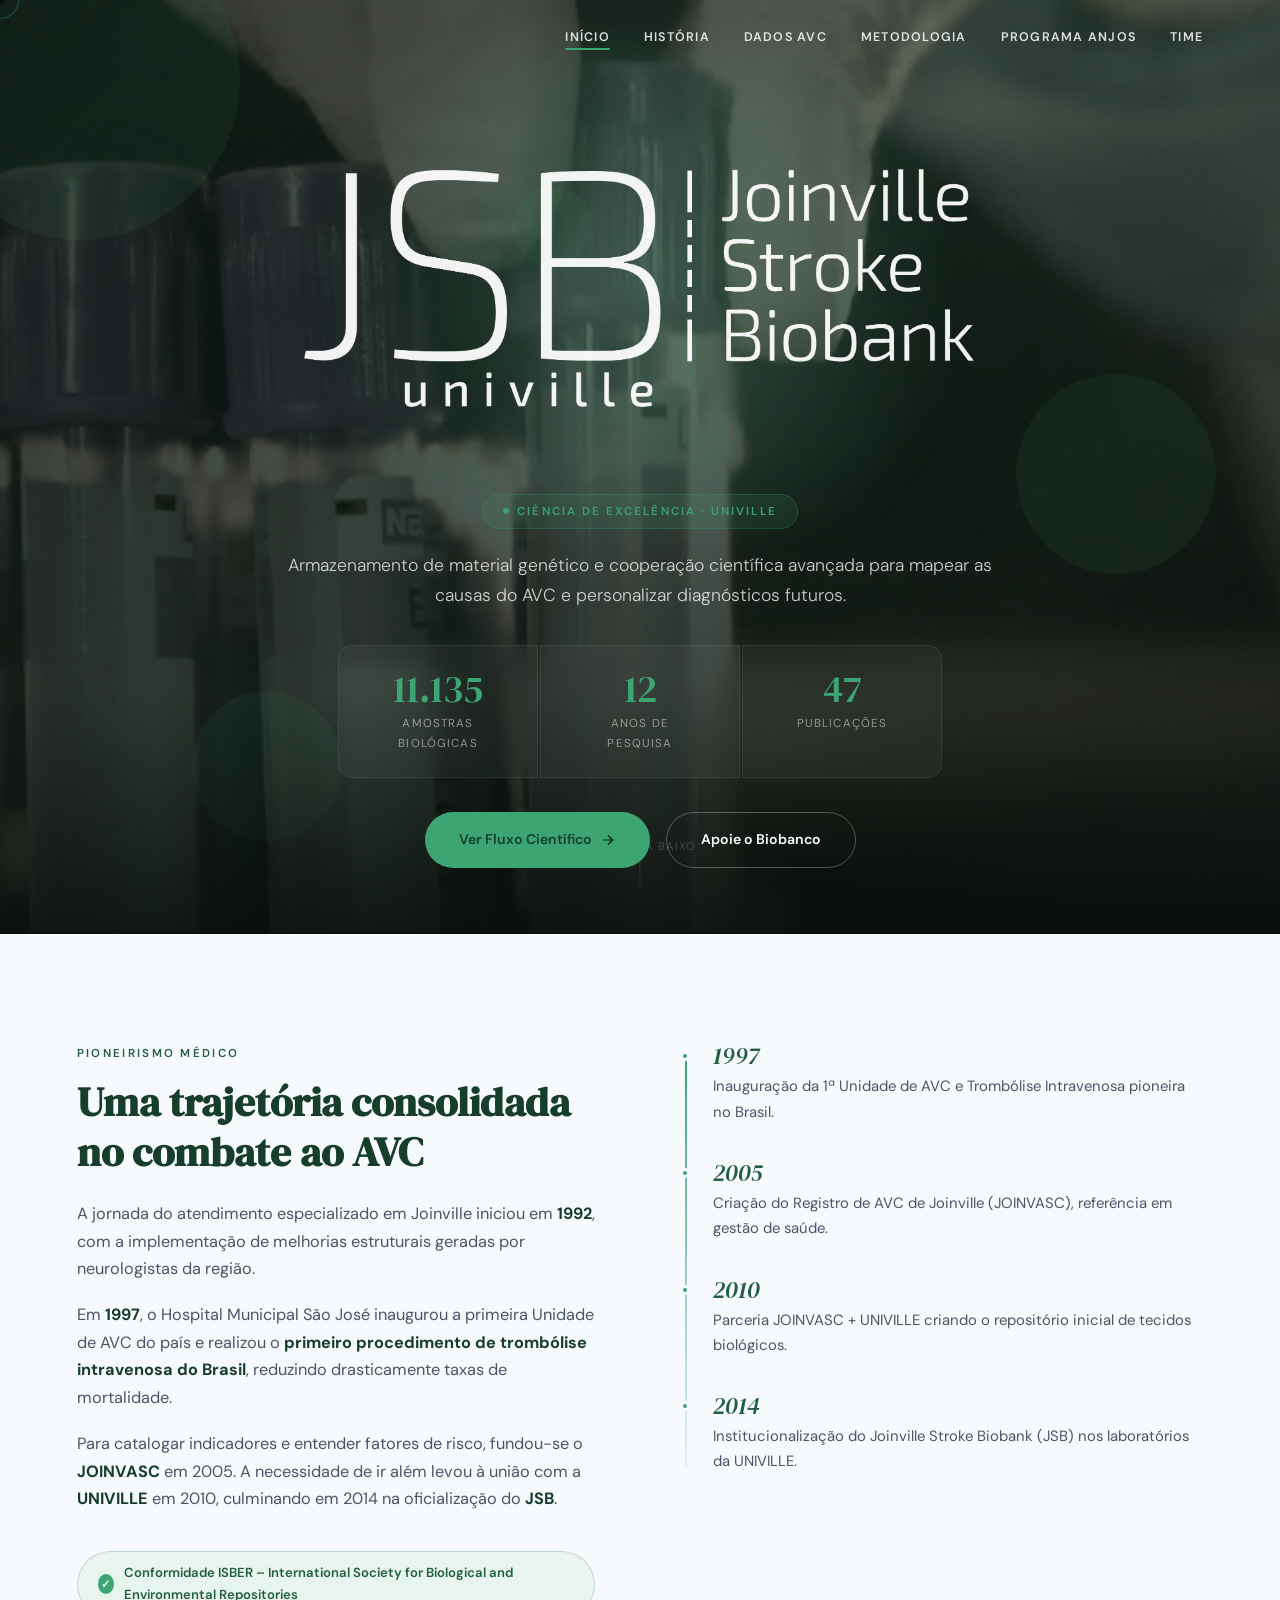
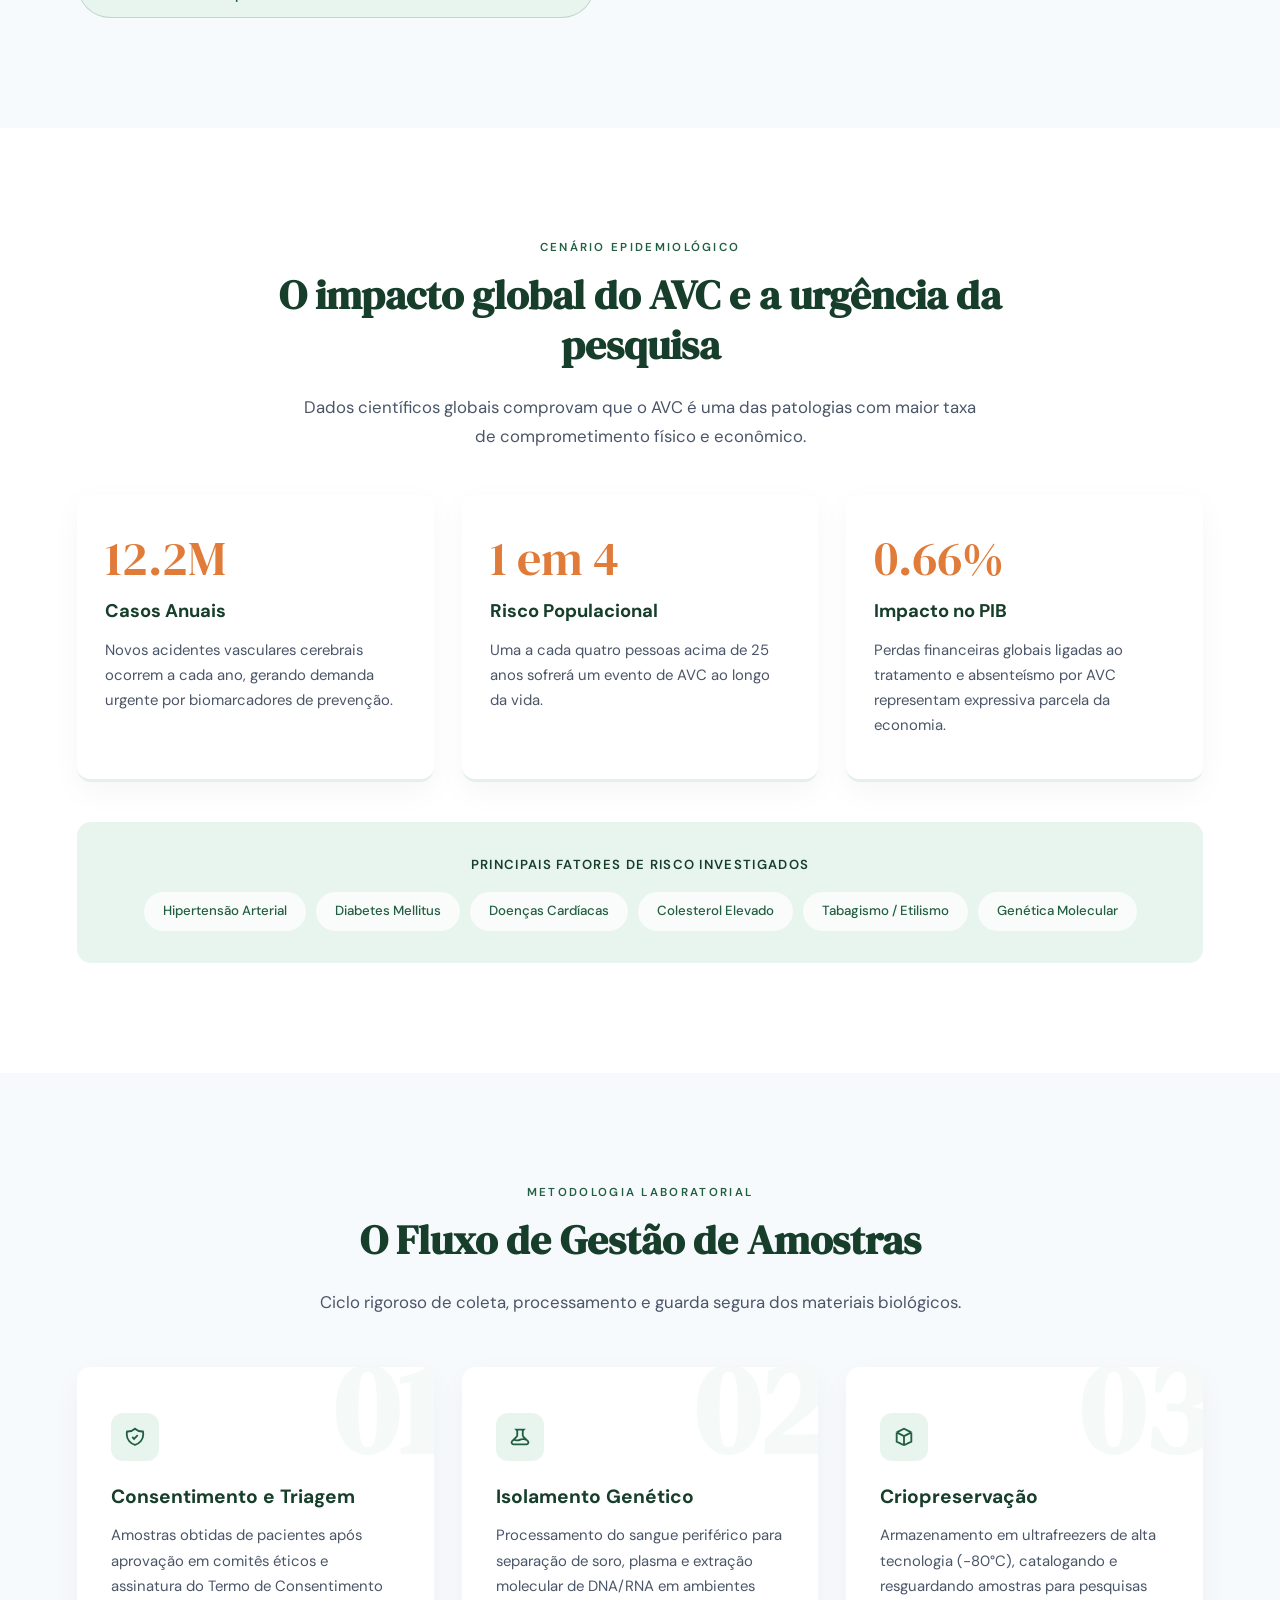
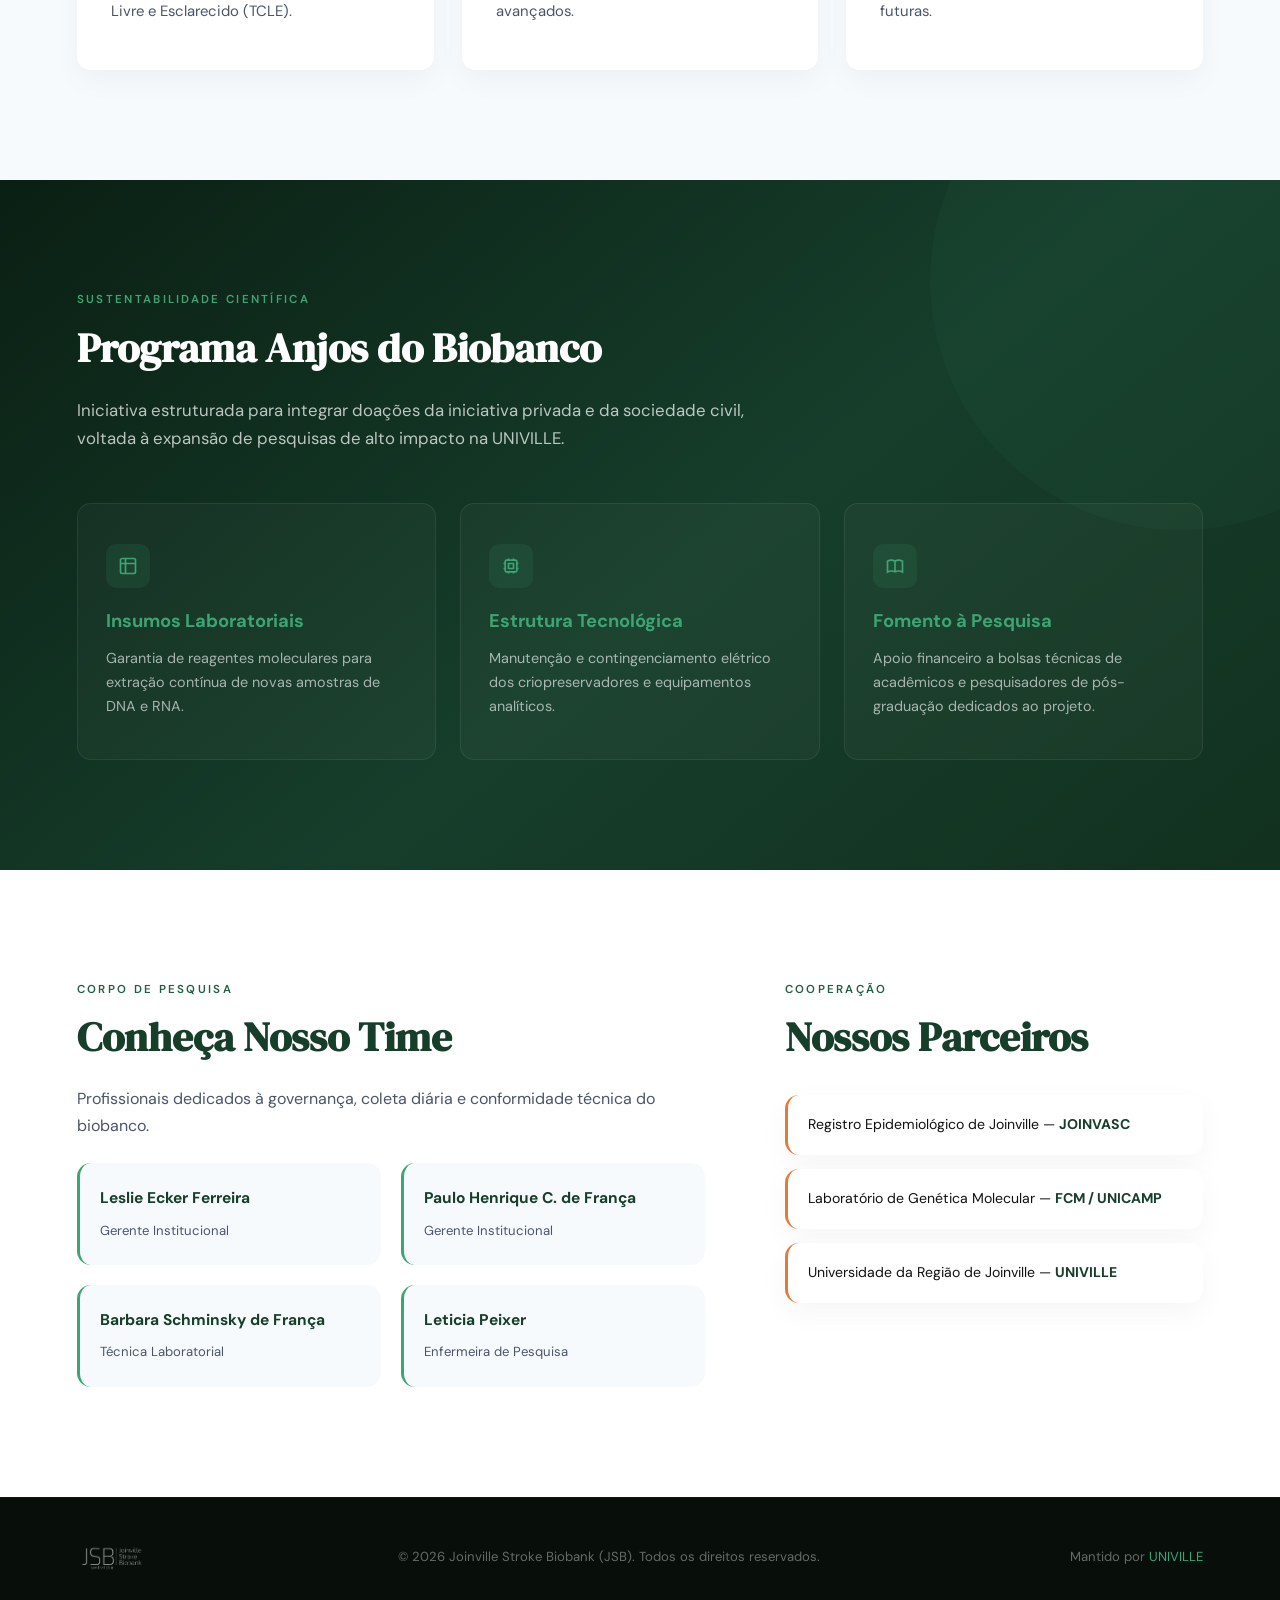
<file: biomool.html>
﻿<!DOCTYPE html>
<html lang="pt-BR">
<head>
  <meta charset="UTF-8">
  <meta name="viewport" content="width=device-width, initial-scale=1.0">
  <title>JSB - Joinville Stroke Biobank</title>
  <link href="https://fonts.googleapis.com/css2?family=DM+Serif+Display:ital@0;1&family=DM+Sans:ital,wght@0,300;0,400;0,500;0,600;1,300&display=swap" rel="stylesheet">
  <link rel="stylesheet" href="css/styles.css">
</head>
<body>

  <div class="cursor" id="cursor"></div>
  <div class="cursor-ring" id="cursor-ring"></div>
  <div id="progress-bar"></div>

  <nav id="navbar">
    <ul class="nav-links" id="nav-menu">
      <li><a href="#hero">Início</a></li>
      <li><a href="#historia">História</a></li>
      <li><a href="#dados-avc">Dados AVC</a></li>
      <li><a href="#processo">Metodologia</a></li>
      <li><a href="#apoio">Programa Anjos</a></li>
      <li><a href="#equipe">Time</a></li>
    </ul>
    <button class="hamburger" id="hamburger-btn" aria-label="Abrir Menu">
      <span></span><span></span><span></span>
    </button>
  </nav>

  <header id="hero">
    <div class="hero-particles">
      <span></span><span></span><span></span><span></span>
    </div>
    <div class="hero-content">
      <div class="hero-logo-wrap reveal">
        <img class="hero-logo" src="assets/images/logos/jsb-logo-branco.png" alt="JSB - Joinville Stroke Biobank e Univille">
      </div>
      <div class="hero-tag">Ciência de Excelência · UNIVILLE</div>
      <p class="hero-sub">Armazenamento de material genético e cooperação científica avançada para mapear as causas do AVC e personalizar diagnósticos futuros.</p>
      <div class="hero-stats">
        <div class="hero-stat" data-tip="Amostras coletadas desde 2014">
          <span class="num" data-count="11135">0</span>
          <span class="lbl">Amostras Biológicas</span>
        </div>
        <div class="hero-stat" data-tip="Anos de pesquisa contínua">
          <span class="num" data-count="12">0</span>
          <span class="lbl">Anos de Pesquisa</span>
        </div>
        <div class="hero-stat" data-tip="Publicações científicas associadas">
          <span class="num" data-count="47">0</span>
          <span class="lbl">Publicações</span>
        </div>
      </div>
      <div class="hero-btns">
        <a href="#processo" class="btn btn-primary">
          Ver Fluxo Científico
          <svg viewBox="0 0 24 24" width="16" height="16" fill="none" stroke="currentColor" stroke-width="2.5"><path d="M5 12h14M12 5l7 7-7 7"/></svg>
        </a>
        <a href="#apoio" class="btn btn-outline">Apoie o Biobanco</a>
      </div>
    </div>
    <div class="hero-scroll-hint">Role para baixo</div>
  </header>

  <section id="historia">
    <div class="historia-grid">
      <div class="reveal-left">
        <span class="section-label">Pioneirismo Médico</span>
        <h2 class="section-title">Uma trajetória consolidada no combate ao AVC</h2>
        <div class="historia-text">
          <p>A jornada do atendimento especializado em Joinville iniciou em <strong>1992</strong>, com a implementação de melhorias estruturais geradas por neurologistas da região.</p>
          <p>Em <strong>1997</strong>, o Hospital Municipal São José inaugurou a primeira Unidade de AVC do país e realizou o <strong>primeiro procedimento de trombólise intravenosa do Brasil</strong>, reduzindo drasticamente taxas de mortalidade.</p>
          <p>Para catalogar indicadores e entender fatores de risco, fundou-se o <strong>JOINVASC</strong> em 2005. A necessidade de ir além levou à união com a <strong>UNIVILLE</strong> em 2010, culminando em 2014 na oficialização do <strong>JSB</strong>.</p>
        </div>
        <div class="isber-badge">Conformidade ISBER – International Society for Biological and Environmental Repositories</div>
      </div>
      <div class="reveal-right">
        <div class="timeline">
          <div class="timeline-item">
            <div class="timeline-year">1997</div>
            <p class="timeline-desc">Inauguração da 1ª Unidade de AVC e Trombólise Intravenosa pioneira no Brasil.</p>
          </div>
          <div class="timeline-item">
            <div class="timeline-year">2005</div>
            <p class="timeline-desc">Criação do Registro de AVC de Joinville (JOINVASC), referência em gestão de saúde.</p>
          </div>
          <div class="timeline-item">
            <div class="timeline-year">2010</div>
            <p class="timeline-desc">Parceria JOINVASC + UNIVILLE criando o repositório inicial de tecidos biológicos.</p>
          </div>
          <div class="timeline-item">
            <div class="timeline-year">2014</div>
            <p class="timeline-desc">Institucionalização do Joinville Stroke Biobank (JSB) nos laboratórios da UNIVILLE.</p>
          </div>
        </div>
      </div>
    </div>
  </section>

  <section id="dados-avc">
    <div style="text-align:center;max-width:800px;margin:0 auto 10px;" class="reveal">
      <span class="section-label">Cenário Epidemiológico</span>
      <h2 class="section-title">O impacto global do AVC e a urgência da pesquisa</h2>
      <p class="section-desc" style="margin:0 auto;">Dados científicos globais comprovam que o AVC é uma das patologias com maior taxa de comprometimento físico e econômico.</p>
    </div>
    <div class="grid-3">
      <div class="data-card reveal reveal-delay-1" data-modal="modal-casos">
        <div class="data-stat">12.2M</div>
        <h3>Casos Anuais</h3>
        <p>Novos acidentes vasculares cerebrais ocorrem a cada ano, gerando demanda urgente por biomarcadores de prevenção.</p>
      </div>
      <div class="data-card reveal reveal-delay-2" data-modal="modal-risco">
        <div class="data-stat">1 em 4</div>
        <h3>Risco Populacional</h3>
        <p>Uma a cada quatro pessoas acima de 25 anos sofrerá um evento de AVC ao longo da vida.</p>
      </div>
      <div class="data-card reveal reveal-delay-3" data-modal="modal-pib">
        <div class="data-stat">0.66%</div>
        <h3>Impacto no PIB</h3>
        <p>Perdas financeiras globais ligadas ao tratamento e absenteísmo por AVC representam expressiva parcela da economia.</p>
      </div>
    </div>
    <div class="riscos-box reveal">
      <h4 class="riscos-title">Principais Fatores de Risco Investigados</h4>
      <div class="riscos-tags">
        <span class="risco-tag">Hipertensão Arterial</span>
        <span class="risco-tag">Diabetes Mellitus</span>
        <span class="risco-tag">Doenças Cardíacas</span>
        <span class="risco-tag">Colesterol Elevado</span>
        <span class="risco-tag">Tabagismo / Etilismo</span>
        <span class="risco-tag">Genética Molecular</span>
      </div>
    </div>
  </section>

  <section id="processo">
    <div style="text-align:center;max-width:800px;margin:0 auto 50px;" class="reveal">
      <span class="section-label">Metodologia Laboratorial</span>
      <h2 class="section-title">O Fluxo de Gestão de Amostras</h2>
      <p class="section-desc" style="margin:0 auto;">Ciclo rigoroso de coleta, processamento e guarda segura dos materiais biológicos.</p>
    </div>
    <div class="grid-3">
      <div class="processo-card reveal reveal-delay-1">
        <div class="processo-num">01</div>
        <div class="processo-icon">
          <svg viewBox="0 0 24 24"><path d="M9 12l2 2 4-4m5.618-4.016A11.955 11.955 0 0112 2.944a11.955 11.955 0 01-8.618 3.04A12.02 12.02 0 003 9c0 5.591 3.824 10.29 9 11.622 5.176-1.332 9-6.03 9-11.622 0-1.042-.133-2.052-.382-3.016z"/></svg>
        </div>
        <h3>Consentimento e Triagem</h3>
        <p>Amostras obtidas de pacientes após aprovação em comitês éticos e assinatura do Termo de Consentimento Livre e Esclarecido (TCLE).</p>
      </div>
      <div class="processo-card reveal reveal-delay-2">
        <div class="processo-num">02</div>
        <div class="processo-icon">
          <svg viewBox="0 0 24 24"><path d="M19.428 15.428a2 2 0 00-1.022-.547l-2.387-.477a6 6 0 00-3.86.517l-.318.158a6 6 0 01-3.86.517L6.05 15.21a2 2 0 00-1.806.547M8 4h8l-1 1v5.172a2 2 0 00.586 1.414l5 5c1.26 1.26.367 3.414-1.415 3.414H4.828c-1.782 0-2.674-2.154-1.414-3.414l5-5A2 2 0 009 10.172V5L8 4z"/></svg>
        </div>
        <h3>Isolamento Genético</h3>
        <p>Processamento do sangue periférico para separação de soro, plasma e extração molecular de DNA/RNA em ambientes avançados.</p>
      </div>
      <div class="processo-card reveal reveal-delay-3">
        <div class="processo-num">03</div>
        <div class="processo-icon">
          <svg viewBox="0 0 24 24"><path d="M20 7l-8-4-8 4m16 0l-8 4m8-4v10l-8 4m0-10L4 7m8 4v10M4 7v10l8 4"/></svg>
        </div>
        <h3>Criopreservação</h3>
        <p>Armazenamento em ultrafreezers de alta tecnologia (−80°C), catalogando e resguardando amostras para pesquisas futuras.</p>
      </div>
    </div>
  </section>

  <section id="apoio">
    <div class="apoio-header reveal">
      <span class="section-label">Sustentabilidade Científica</span>
      <h2 class="section-title">Programa Anjos do Biobanco</h2>
      <p class="section-desc">Iniciativa estruturada para integrar doações da iniciativa privada e da sociedade civil, voltada à expansão de pesquisas de alto impacto na UNIVILLE.</p>
    </div>
    <div class="apoio-grid">
      <div class="apoio-card reveal reveal-delay-1">
        <div class="apoio-card-icon">
          <svg viewBox="0 0 24 24"><path d="M9 3H5a2 2 0 00-2 2v4m6-6h10a2 2 0 012 2v4M9 3v18m0 0h10a2 2 0 002-2V9M9 21H5a2 2 0 01-2-2V9m0 0h18"/></svg>
        </div>
        <h3>Insumos Laboratoriais</h3>
        <p>Garantia de reagentes moleculares para extração contínua de novas amostras de DNA e RNA.</p>
      </div>
      <div class="apoio-card reveal reveal-delay-2">
        <div class="apoio-card-icon">
          <svg viewBox="0 0 24 24"><path d="M9 3v2m6-2v2M9 19v2m6-2v2M5 9H3m2 6H3m18-6h-2m2 6h-2M7 19h10a2 2 0 002-2V7a2 2 0 00-2-2H7a2 2 0 00-2 2v10a2 2 0 002 2zM9 9h6v6H9V9z"/></svg>
        </div>
        <h3>Estrutura Tecnológica</h3>
        <p>Manutenção e contingenciamento elétrico dos criopreservadores e equipamentos analíticos.</p>
      </div>
      <div class="apoio-card reveal reveal-delay-3">
        <div class="apoio-card-icon">
          <svg viewBox="0 0 24 24"><path d="M12 6.253v13m0-13C10.832 5.477 9.246 5 7.5 5S4.168 5.477 3 6.253v13C4.168 18.477 5.754 18 7.5 18s3.332.477 4.5 1.253m0-13C13.168 5.477 14.754 5 16.5 5c1.747 0 3.332.477 4.5 1.253v13C19.832 18.477 18.247 18 16.5 18c-1.746 0-3.332.477-4.5 1.253"/></svg>
        </div>
        <h3>Fomento à Pesquisa</h3>
        <p>Apoio financeiro a bolsas técnicas de acadêmicos e pesquisadores de pós-graduação dedicados ao projeto.</p>
      </div>
    </div>
  </section>

  <section id="equipe">
    <div class="equipe-layout">
      <div class="reveal-left">
        <span class="section-label">Corpo de Pesquisa</span>
        <h2 class="section-title">Conheça Nosso Time</h2>
        <p style="color:var(--cinza-texto);margin-bottom:24px;">Profissionais dedicados à governança, coleta diária e conformidade técnica do biobanco.</p>
        <div class="membros-grid">
          <div class="membro-card">
            <h4>Leslie Ecker Ferreira</h4>
            <span>Gerente Institucional</span>
          </div>
          <div class="membro-card">
            <h4>Paulo Henrique C. de França</h4>
            <span>Gerente Institucional</span>
          </div>
          <div class="membro-card">
            <h4>Barbara Schminsky de França</h4>
            <span>Técnica Laboratorial</span>
          </div>
          <div class="membro-card">
            <h4>Leticia Peixer</h4>
            <span>Enfermeira de Pesquisa</span>
          </div>
        </div>
      </div>
      <div class="reveal-right">
        <span class="section-label">Cooperação</span>
        <h2 class="section-title">Nossos Parceiros</h2>
        <div style="margin-top:32px;">
          <div class="parceiro-item">Registro Epidemiológico de Joinville — <strong>JOINVASC</strong></div>
          <div class="parceiro-item">Laboratório de Genética Molecular — <strong>FCM / UNICAMP</strong></div>
          <div class="parceiro-item">Universidade da Região de Joinville — <strong>UNIVILLE</strong></div>
        </div>
      </div>
    </div>
  </section>

  <footer>
    <div class="footer-logo">
      <img src="assets/images/logos/jsb-logo-branco.png" alt="JSB - Joinville Stroke Biobank e Univille">
    </div>
    <p>&copy; 2026 Joinville Stroke Biobank (JSB). Todos os direitos reservados.</p>
    <p>Mantido por <a href="https://univille.br" target="_blank">UNIVILLE</a></p>
  </footer>

  <button id="back-to-top" aria-label="Voltar ao topo">
    <svg viewBox="0 0 24 24"><path d="M18 15l-6-6-6 6"/></svg>
  </button>

  <!-- Modais de informação -->
  <div class="modal-overlay" id="modal-casos">
    <div class="modal">
      <button class="modal-close" data-close="modal-casos">×</button>
      <span class="modal-label">Dados Globais 2024</span>
      <h2>12,2 Milhões de Casos</h2>
      <p>O AVC afeta mais de 12 milhões de pessoas anualmente em todo o mundo, sendo a segunda principal causa de morte e a terceira de incapacidade permanente.</p>
      <p>No Brasil, são aproximadamente 400.000 novos casos por ano, com alta prevalência nas regiões Sul e Sudeste — contexto onde o JSB desempenha papel estratégico.</p>
    </div>
  </div>
  <div class="modal-overlay" id="modal-risco">
    <div class="modal">
      <button class="modal-close" data-close="modal-risco">×</button>
      <span class="modal-label">Risco Populacional</span>
      <h2>1 em Cada 4 Pessoas</h2>
      <p>Segundo a Global Burden of Disease Study, uma a cada quatro pessoas com mais de 25 anos terá um AVC ao longo da vida. O risco aumenta significativamente com a presença de fatores modificáveis.</p>
      <p>A pesquisa em biomarcadores genéticos, foco do JSB, possibilita identificar populações de maior risco antes do primeiro evento.</p>
    </div>
  </div>
  <div class="modal-overlay" id="modal-pib">
    <div class="modal">
      <button class="modal-close" data-close="modal-pib">×</button>
      <span class="modal-label">Impacto Econômico</span>
      <h2>0,66% do PIB Global</h2>
      <p>Os custos diretos e indiretos relacionados ao AVC — incluindo hospitalização, reabilitação, perda de produtividade e cuidados de longo prazo — representam expressiva parcela do PIB mundial.</p>
      <p>Investir em prevenção e pesquisa, como o trabalho do JSB, é economicamente mais eficiente do que tratar sequelas estabelecidas.</p>
    </div>
  </div>

  <script src="js/main.js"></script>
</body>
</html>
</file>
<file: css/styles.css>
﻿    :root {
      --verde-escuro: #163e2b;
      --verde-medio: #225f42;
      --verde-claro: #3da473;
      --verde-suave: #e8f5ee;
      --laranja: #e07b39;
      --cinza-profundo: #111111;
      --cinza-texto: #4a5568;
      --cinza-fundo: #f7fafc;
      --branco: #ffffff;
      --fonte-titulo: "DM Serif Display", Georgia, serif;
      --fonte-corpo: "DM Sans", sans-serif;
      --sombra-suave: 0 10px 30px rgba(0,0,0,0.04);
      --sombra-card: 0 20px 60px rgba(22,62,43,0.10);
      --raio: 14px;
      --t: all 0.35s cubic-bezier(0.4,0,0.2,1);
    }
    *, *::before, *::after { box-sizing: border-box; margin: 0; padding: 0; }
    html { scroll-behavior: smooth; }
    body { font-family: var(--fonte-corpo); color: var(--cinza-profundo); background: var(--branco); line-height: 1.7; overflow-x: hidden; }

    /* ── CURSOR PERSONALIZADO ── */
    .cursor { position: fixed; width: 10px; height: 10px; background: var(--verde-claro); border-radius: 50%; pointer-events: none; z-index: 9999; transform: translate(-50%,-50%); transition: transform 0.1s, width 0.3s, height 0.3s, opacity 0.3s; mix-blend-mode: multiply; }
    .cursor-ring { position: fixed; width: 38px; height: 38px; border: 1.5px solid rgba(61,164,115,0.45); border-radius: 50%; pointer-events: none; z-index: 9998; transform: translate(-50%,-50%); transition: transform 0.18s cubic-bezier(0.4,0,0.2,1), width 0.35s, height 0.35s, opacity 0.3s; }
    .cursor.hover { width: 18px; height: 18px; }
    .cursor-ring.hover { width: 55px; height: 55px; border-color: rgba(61,164,115,0.25); }

    /* ── PROGRESS BAR ── */
    #progress-bar { position: fixed; top: 0; left: 0; height: 3px; background: linear-gradient(90deg, var(--verde-claro), #46bc84); z-index: 2000; width: 0%; transition: width 0.1s linear; }

    /* ── NAVBAR ── */
    nav { position: fixed; top: 0; left: 0; width: 100%; z-index: 1000; padding: 22px 6%; display: flex; align-items: center; justify-content: flex-end; transition: var(--t); }
    nav.scrolled { background: rgba(255,255,255,0.97); padding: 14px 6%; box-shadow: 0 2px 24px rgba(0,0,0,0.07); border-bottom: 1px solid rgba(0,0,0,0.05); backdrop-filter: blur(12px); }
    .nav-links { display: flex; gap: 34px; list-style: none; }
    .nav-links a { text-decoration: none; font-size: 0.78rem; font-weight: 600; letter-spacing: 0.1em; text-transform: uppercase; color: rgba(255,255,255,0.85); transition: var(--t); position: relative; }
    nav.scrolled .nav-links a { color: var(--verde-escuro); }
    .nav-links a::after { content: ""; position: absolute; bottom: -5px; left: 0; width: 0; height: 2px; background: var(--verde-claro); transition: var(--t); border-radius: 2px; }
    .nav-links a:hover::after, .nav-links a.active::after { width: 100%; }
    nav.scrolled .nav-links a:hover { color: var(--verde-claro); }
    .hamburger { display: none; flex-direction: column; gap: 5px; cursor: pointer; background: none; border: none; padding: 4px; }
    .hamburger span { display: block; width: 26px; height: 2px; background: var(--branco); transition: var(--t); border-radius: 2px; }
    nav.scrolled .hamburger span { background: var(--verde-escuro); }
    .hamburger.open span:nth-child(1) { transform: translateY(7px) rotate(45deg); }
    .hamburger.open span:nth-child(2) { opacity: 0; transform: scaleX(0); }
    .hamburger.open span:nth-child(3) { transform: translateY(-7px) rotate(-45deg); }

    /* ── HERO ── */
    #hero { min-height: 100vh; background: linear-gradient(135deg, rgba(6,18,12,0.78), rgba(13,43,28,0.62) 48%, rgba(8,21,15,0.86)), url("../assets/images/hero-biobank-bg.png") center/cover no-repeat, linear-gradient(145deg, #091a10 0%, var(--verde-escuro) 55%, #1e5236 100%); display: flex; align-items: center; justify-content: center; text-align: center; padding: 90px 6% 66px; position: relative; overflow: hidden; }
    #hero::before { content: ""; position: absolute; inset: 0; background: radial-gradient(circle at 50% 30%, rgba(255,255,255,0.14), transparent 34%), linear-gradient(to bottom, rgba(0,0,0,0.08), rgba(0,0,0,0.46)); pointer-events: none; }
    #hero::after { content: ""; position: absolute; inset: auto 0 0; height: 26%; background: linear-gradient(to bottom, transparent, rgba(8,15,11,0.72)); pointer-events: none; }
    .hero-particles { position: absolute; inset: 0; overflow: hidden; pointer-events: none; }
    .hero-particles span { position: absolute; border-radius: 50%; background: rgba(61,164,115,0.08); animation: float-particle 12s infinite ease-in-out; }
    @keyframes float-particle { 0%,100% { transform: translateY(0) scale(1); opacity: 0.4; } 50% { transform: translateY(-40px) scale(1.15); opacity: 0.15; } }
    .hero-particles span:nth-child(1) { width: 320px; height: 320px; top: -80px; left: -80px; animation-delay: 0s; }
    .hero-particles span:nth-child(2) { width: 200px; height: 200px; top: 40%; right: 5%; animation-delay: 3s; }
    .hero-particles span:nth-child(3) { width: 150px; height: 150px; bottom: 10%; left: 15%; animation-delay: 6s; }
    .hero-particles span:nth-child(4) { width: 80px; height: 80px; top: 20%; left: 40%; animation-delay: 1.5s; }
    .hero-content { max-width: 1040px; z-index: 2; position: relative; }
    .hero-logo-wrap { width: min(86vw, 820px); margin: 0 auto 18px; padding: clamp(6px,1.2vw,12px); position: relative; }
    .hero-logo-wrap::before { content: ""; position: absolute; inset: -12% -8%; background: radial-gradient(circle, rgba(61,164,115,0.24), transparent 62%); filter: blur(18px); pointer-events: none; }
    .hero-logo { display: block; width: 100%; height: auto; position: relative; opacity: 0.94; filter: drop-shadow(0 30px 60px rgba(0,0,0,0.52)); }
    .hero-tag { display: inline-flex; align-items: center; gap: 8px; background: rgba(61,164,115,0.12); color: var(--verde-claro); border: 1px solid rgba(61,164,115,0.25); padding: 7px 20px; border-radius: 50px; font-size: 0.72rem; letter-spacing: 0.18em; text-transform: uppercase; font-weight: 600; margin-bottom: 22px; }
    .hero-tag::before { content: ""; width: 6px; height: 6px; background: var(--verde-claro); border-radius: 50%; animation: pulse-dot 2s infinite; }
    @keyframes pulse-dot { 0%,100% { opacity: 1; transform: scale(1); } 50% { opacity: 0.4; transform: scale(0.7); } }
    .hero-sub { font-size: 1.1rem; color: rgba(255,255,255,0.78); margin: 0 auto 34px; font-weight: 300; max-width: 760px; }
    .hero-stats { display: flex; gap: 2px; justify-content: center; margin-bottom: 34px; }
    .hero-stat { background: rgba(255,255,255,0.04); border: 1px solid rgba(255,255,255,0.08); backdrop-filter: blur(10px); padding: 24px 36px; flex: 1; max-width: 200px; transition: var(--t); cursor: default; }
    .hero-stat:first-child { border-radius: var(--raio) 0 0 var(--raio); }
    .hero-stat:last-child { border-radius: 0 var(--raio) var(--raio) 0; }
    .hero-stat:hover { background: rgba(61,164,115,0.1); border-color: rgba(61,164,115,0.3); transform: translateY(-4px); }
    .hero-stat .num { font-family: var(--fonte-titulo); font-size: 2.4rem; color: var(--verde-claro); line-height: 1; display: block; }
    .hero-stat .lbl { font-size: 0.72rem; text-transform: uppercase; letter-spacing: 0.1em; color: rgba(255,255,255,0.5); display: block; margin-top: 6px; }
    .hero-btns { display: flex; gap: 16px; justify-content: center; flex-wrap: wrap; }
    .btn { display: inline-flex; align-items: center; gap: 8px; padding: 15px 34px; border-radius: 50px; font-size: 0.88rem; font-weight: 600; text-decoration: none; transition: var(--t); cursor: pointer; border: none; font-family: var(--fonte-corpo); }
    .btn-primary { background: var(--verde-claro); color: var(--verde-escuro); }
    .btn-primary:hover { background: #46bc84; transform: translateY(-3px); box-shadow: 0 10px 30px rgba(61,164,115,0.38); }
    .btn-outline { background: transparent; color: var(--branco); border: 1.5px solid rgba(255,255,255,0.28); }
    .btn-outline:hover { background: rgba(255,255,255,0.06); border-color: rgba(255,255,255,0.6); transform: translateY(-3px); }
    .btn svg { transition: transform 0.3s; }
    .btn:hover svg { transform: translateX(4px); }
    .hero-scroll-hint { position: absolute; bottom: 36px; left: 50%; transform: translateX(-50%); display: flex; flex-direction: column; align-items: center; gap: 6px; color: rgba(255,255,255,0.35); font-size: 0.7rem; letter-spacing: 0.12em; text-transform: uppercase; animation: bounce-hint 2.5s infinite; }
    .hero-scroll-hint::after { content: ""; width: 1px; height: 36px; background: linear-gradient(to bottom, rgba(255,255,255,0.35), transparent); }
    @keyframes bounce-hint { 0%,100% { transform: translateX(-50%) translateY(0); } 50% { transform: translateX(-50%) translateY(6px); } }

    /* ── REVEAL ANIMATIONS ── */
    .reveal { opacity: 0; transform: translateY(32px); transition: opacity 0.7s cubic-bezier(0.4,0,0.2,1), transform 0.7s cubic-bezier(0.4,0,0.2,1); }
    .reveal.visible { opacity: 1; transform: translateY(0); }
    .reveal-delay-1 { transition-delay: 0.1s; }
    .reveal-delay-2 { transition-delay: 0.2s; }
    .reveal-delay-3 { transition-delay: 0.3s; }
    .reveal-delay-4 { transition-delay: 0.4s; }
    .reveal-left { opacity: 0; transform: translateX(-32px); transition: opacity 0.7s cubic-bezier(0.4,0,0.2,1), transform 0.7s cubic-bezier(0.4,0,0.2,1); }
    .reveal-left.visible { opacity: 1; transform: translateX(0); }
    .reveal-right { opacity: 0; transform: translateX(32px); transition: opacity 0.7s cubic-bezier(0.4,0,0.2,1), transform 0.7s cubic-bezier(0.4,0,0.2,1); }
    .reveal-right.visible { opacity: 1; transform: translateX(0); }

    /* ── SEÇÕES BASE ── */
    section { padding: 110px 6%; }
    .section-label { font-size: 0.72rem; font-weight: 600; letter-spacing: 0.2em; text-transform: uppercase; color: var(--verde-medio); display: block; margin-bottom: 14px; }
    .section-title { font-family: var(--fonte-titulo); font-size: clamp(1.9rem,3.2vw,2.6rem); color: var(--verde-escuro); line-height: 1.22; margin-bottom: 22px; }
    .section-desc { color: var(--cinza-texto); font-size: 1.05rem; max-width: 680px; }

    /* ── HISTÓRIA ── */
    #historia { background: var(--cinza-fundo); }
    .historia-grid { display: grid; grid-template-columns: 1fr 1fr; gap: 90px; max-width: 1200px; margin: 0 auto; align-items: start; }
    .historia-text p { color: var(--cinza-texto); margin-bottom: 18px; font-size: 1.02rem; }
    .historia-text strong { color: var(--verde-escuro); }
    .timeline { position: relative; padding-left: 28px; }
    .timeline::before { content: ""; position: absolute; left: 0; top: 8px; bottom: 8px; width: 2px; background: linear-gradient(to bottom, var(--verde-claro), rgba(61,164,115,0.1)); border-radius: 2px; }
    .timeline-item { position: relative; margin-bottom: 36px; cursor: default; }
    .timeline-item::before { content: ""; position: absolute; left: -33px; top: 7px; width: 10px; height: 10px; border-radius: 50%; background: var(--verde-claro); border: 3px solid var(--cinza-fundo); transition: var(--t); box-shadow: 0 0 0 0 rgba(61,164,115,0.4); }
    .timeline-item:hover::before { transform: scale(1.4); box-shadow: 0 0 0 6px rgba(61,164,115,0.12); }
    .timeline-year { font-family: var(--fonte-titulo); font-size: 1.5rem; color: var(--verde-medio); font-style: italic; line-height: 1; margin-bottom: 6px; }
    .timeline-desc { font-size: 0.93rem; color: var(--cinza-texto); }

    /* ── DADOS AVC ── */
    .grid-3 { display: grid; grid-template-columns: repeat(3,1fr); gap: 28px; max-width: 1200px; margin: 44px auto 0; }
    .data-card { background: var(--branco); border-radius: var(--raio); padding: 40px 28px; box-shadow: var(--sombra-suave); border-bottom: 3px solid rgba(61,164,115,0.15); transition: var(--t); position: relative; overflow: hidden; cursor: default; }
    .data-card::before { content: ""; position: absolute; inset: 0; background: linear-gradient(135deg, rgba(61,164,115,0.04), transparent); opacity: 0; transition: var(--t); }
    .data-card:hover { transform: translateY(-7px); box-shadow: var(--sombra-card); border-bottom-color: var(--verde-claro); }
    .data-card:hover::before { opacity: 1; }
    .data-stat { font-family: var(--fonte-titulo); font-size: 3rem; color: var(--laranja); line-height: 1; margin-bottom: 14px; }
    .data-card h3 { font-size: 1.15rem; color: var(--verde-escuro); margin-bottom: 10px; }
    .data-card p { font-size: 0.93rem; color: var(--cinza-texto); }
    .riscos-box { max-width: 1200px; margin: 40px auto 0; background: var(--verde-suave); padding: 32px; border-radius: var(--raio); text-align: center; }
    .riscos-title { font-size: 0.82rem; text-transform: uppercase; font-weight: 600; letter-spacing: 0.1em; color: var(--verde-escuro); margin-bottom: 16px; }
    .riscos-tags { display: flex; flex-wrap: wrap; gap: 10px; justify-content: center; }
    .risco-tag { background: rgba(255,255,255,0.75); padding: 7px 18px; border-radius: 22px; font-size: 0.83rem; color: var(--verde-medio); font-weight: 500; transition: var(--t); cursor: default; border: 1px solid transparent; }
    .risco-tag:hover { background: var(--branco); border-color: rgba(61,164,115,0.3); transform: translateY(-2px); box-shadow: 0 4px 12px rgba(34,95,66,0.1); }

    /* ── PROCESSO ── */
    #processo { background: var(--cinza-fundo); }
    .processo-card { background: var(--branco); border-radius: var(--raio); padding: 46px 34px; box-shadow: var(--sombra-suave); position: relative; overflow: hidden; transition: var(--t); }
    .processo-card:hover { transform: translateY(-6px); box-shadow: var(--sombra-card); }
    .processo-num { position: absolute; top: -22px; right: -8px; font-family: var(--fonte-titulo); font-size: 8rem; color: rgba(61,164,115,0.05); font-weight: bold; line-height: 1; pointer-events: none; transition: var(--t); }
    .processo-card:hover .processo-num { color: rgba(61,164,115,0.09); transform: scale(1.05); }
    .processo-icon { width: 48px; height: 48px; background: var(--verde-suave); border-radius: 12px; display: flex; align-items: center; justify-content: center; margin-bottom: 20px; transition: var(--t); }
    .processo-card:hover .processo-icon { background: var(--verde-claro); }
    .processo-card:hover .processo-icon svg { stroke: white; }
    .processo-icon svg { width: 22px; height: 22px; stroke: var(--verde-medio); stroke-width: 2; fill: none; transition: var(--t); }
    .processo-card h3 { font-size: 1.2rem; color: var(--verde-escuro); margin-bottom: 10px; }
    .processo-card p { font-size: 0.93rem; color: var(--cinza-texto); }

    /* ── ANJOS ── */
    #apoio { background: linear-gradient(140deg, #0a1f13 0%, var(--verde-escuro) 55%, #12311f 100%); color: var(--branco); position: relative; overflow: hidden; }
    #apoio::before { content: ""; position: absolute; top: -150px; right: -150px; width: 500px; height: 500px; border-radius: 50%; background: rgba(61,164,115,0.05); pointer-events: none; }
    #apoio .section-label { color: var(--verde-claro); }
    #apoio .section-title { color: var(--branco); }
    #apoio .section-desc { color: rgba(255,255,255,0.72); }
    .apoio-header { max-width: 1200px; margin: 0 auto 50px; }
    .apoio-grid { display: grid; grid-template-columns: repeat(3,1fr); gap: 24px; max-width: 1200px; margin: 0 auto; }
    .apoio-card { background: rgba(255,255,255,0.03); border: 1px solid rgba(255,255,255,0.07); border-radius: var(--raio); padding: 40px 28px; transition: var(--t); position: relative; overflow: hidden; }
    .apoio-card::after { content: ""; position: absolute; inset: 0; background: linear-gradient(135deg, rgba(61,164,115,0.06), transparent); opacity: 0; transition: var(--t); }
    .apoio-card:hover { background: rgba(255,255,255,0.06); border-color: rgba(61,164,115,0.3); transform: translateY(-5px); }
    .apoio-card:hover::after { opacity: 1; }
    .apoio-card-icon { width: 44px; height: 44px; background: rgba(61,164,115,0.12); border-radius: 10px; display: flex; align-items: center; justify-content: center; margin-bottom: 18px; }
    .apoio-card-icon svg { width: 20px; height: 20px; stroke: var(--verde-claro); stroke-width: 2; fill: none; }
    .apoio-card h3 { font-size: 1.15rem; color: var(--verde-claro); margin-bottom: 10px; }
    .apoio-card p { font-size: 0.9rem; color: rgba(255,255,255,0.62); line-height: 1.65; }

    /* ── EQUIPE ── */
    .equipe-layout { display: grid; grid-template-columns: 1.2fr 0.8fr; gap: 80px; max-width: 1200px; margin: 0 auto; }
    .membros-grid { display: grid; grid-template-columns: 1fr 1fr; gap: 20px; margin-top: 24px; }
    .membro-card { background: var(--cinza-fundo); padding: 22px 20px; border-radius: var(--raio); border-left: 3px solid var(--verde-claro); transition: var(--t); cursor: default; }
    .membro-card:hover { background: var(--verde-suave); transform: translateX(4px); box-shadow: 0 6px 20px rgba(22,62,43,0.08); }
    .membro-card h4 { font-size: 0.97rem; color: var(--verde-escuro); margin-bottom: 4px; }
    .membro-card span { font-size: 0.82rem; color: var(--cinza-texto); }
    .parceiro-item { background: var(--branco); padding: 18px 20px; border-radius: var(--raio); box-shadow: var(--sombra-suave); font-size: 0.88rem; color: var(--cinza-profundo); margin-bottom: 14px; border-left: 3px solid var(--laranja); transition: var(--t); cursor: default; }
    .parceiro-item:hover { transform: translateX(5px); box-shadow: var(--sombra-card); border-left-color: var(--verde-claro); }
    .parceiro-item strong { color: var(--verde-escuro); }

    /* ── FOOTER ── */
    footer { background: #080f0b; color: rgba(255,255,255,0.38); padding: 44px 6%; display: flex; justify-content: space-between; align-items: center; flex-wrap: wrap; gap: 22px; font-size: 0.82rem; border-top: 1px solid rgba(255,255,255,0.04); }
    .footer-logo img { height: 32px; width: auto; display: block; border-radius: 5px; opacity: 0.55; transition: var(--t); }
    .footer-logo img:hover { opacity: 0.85; }
    footer a { color: var(--verde-claro); text-decoration: none; transition: var(--t); }
    footer a:hover { color: #46bc84; }

    /* ── TOOLTIP TOOLTIP ── */
    [data-tip] { position: relative; }
    [data-tip]::after { content: attr(data-tip); position: absolute; bottom: calc(100% + 10px); left: 50%; transform: translateX(-50%) translateY(6px); background: var(--verde-escuro); color: white; font-size: 0.75rem; padding: 6px 12px; border-radius: 8px; white-space: nowrap; opacity: 0; pointer-events: none; transition: var(--t); z-index: 100; }
    [data-tip]:hover::after { opacity: 1; transform: translateX(-50%) translateY(0); }

    /* ── RESPONSIVE ── */
    @media (max-width: 1024px) {
      .historia-grid, .grid-3, .apoio-grid, .equipe-layout { grid-template-columns: 1fr; gap: 40px; }
    }
    @media (max-width: 768px) {
      nav { padding: 18px 5%; }
      .hamburger { display: flex; }
      .nav-links { display: none; flex-direction: column; position: absolute; top: 100%; left: 0; width: 100%; background: rgba(9,26,16,0.98); backdrop-filter: blur(20px); padding: 36px 5%; gap: 22px; box-shadow: 0 12px 30px rgba(0,0,0,0.2); }
      .nav-links.active { display: flex; }
      .nav-links a { color: var(--branco) !important; font-size: 1rem; }
      #hero { padding: 92px 5% 70px; }
      .hero-logo-wrap { width: min(94vw, 560px); margin-bottom: 18px; padding: 4px; }
      .hero-tag { margin-bottom: 18px; }
      .hero-sub { margin-bottom: 28px; font-size: 1rem; }
      .hero-stats { flex-direction: column; align-items: center; }
      .hero-stat { border-radius: var(--raio) !important; max-width: 100%; width: 100%; }
      .membros-grid { grid-template-columns: 1fr; }
      footer { flex-direction: column; text-align: center; }
      .cursor, .cursor-ring { display: none; }
    }

    /* ── BACK TO TOP ── */
    #back-to-top { position: fixed; bottom: 36px; right: 36px; width: 48px; height: 48px; background: var(--verde-claro); border-radius: 50%; display: flex; align-items: center; justify-content: center; cursor: pointer; opacity: 0; pointer-events: none; transition: var(--t); z-index: 900; box-shadow: 0 6px 20px rgba(61,164,115,0.4); border: none; }
    #back-to-top.visible { opacity: 1; pointer-events: all; }
    #back-to-top:hover { background: #46bc84; transform: translateY(-4px); box-shadow: 0 10px 28px rgba(61,164,115,0.5); }
    #back-to-top svg { width: 20px; height: 20px; stroke: white; stroke-width: 2.5; fill: none; }

    /* ── COUNTER ANIMATION ── */
    .counter { display: inline; }

    /* ── MODAL ── */
    .modal-overlay { position: fixed; inset: 0; background: rgba(0,0,0,0.6); backdrop-filter: blur(4px); z-index: 5000; display: flex; align-items: center; justify-content: center; opacity: 0; pointer-events: none; transition: opacity 0.3s; }
    .modal-overlay.open { opacity: 1; pointer-events: all; }
    .modal { background: white; border-radius: 20px; padding: 50px 44px; max-width: 500px; width: 90%; position: relative; transform: scale(0.9) translateY(20px); transition: var(--t); }
    .modal-overlay.open .modal { transform: scale(1) translateY(0); }
    .modal h2 { font-family: var(--fonte-titulo); font-size: 1.8rem; color: var(--verde-escuro); margin-bottom: 16px; }
    .modal p { color: var(--cinza-texto); font-size: 0.95rem; line-height: 1.7; margin-bottom: 14px; }
    .modal-close { position: absolute; top: 18px; right: 20px; background: none; border: none; font-size: 1.5rem; cursor: pointer; color: var(--cinza-texto); width: 36px; height: 36px; display: flex; align-items: center; justify-content: center; border-radius: 50%; transition: var(--t); }
    .modal-close:hover { background: var(--verde-suave); color: var(--verde-escuro); }
    .modal-label { display: inline-block; background: var(--verde-suave); color: var(--verde-medio); padding: 4px 14px; border-radius: 20px; font-size: 0.78rem; font-weight: 600; letter-spacing: 0.08em; text-transform: uppercase; margin-bottom: 18px; }

    /* ── ISBER BADGE ── */
    .isber-badge { display: inline-flex; align-items: center; gap: 10px; background: var(--verde-suave); border: 1px solid rgba(34,95,66,0.2); padding: 10px 20px; border-radius: 50px; font-size: 0.82rem; color: var(--verde-medio); font-weight: 600; margin-top: 20px; transition: var(--t); cursor: default; }
    .isber-badge:hover { background: rgba(34,95,66,0.1); transform: translateY(-2px); }
    .isber-badge::before { content: "✓"; width: 20px; height: 20px; background: var(--verde-claro); color: white; border-radius: 50%; display: flex; align-items: center; justify-content: center; font-size: 0.7rem; font-weight: 700; }
    @keyframes count-up { from { opacity: 0; } to { opacity: 1; } }
</file>
